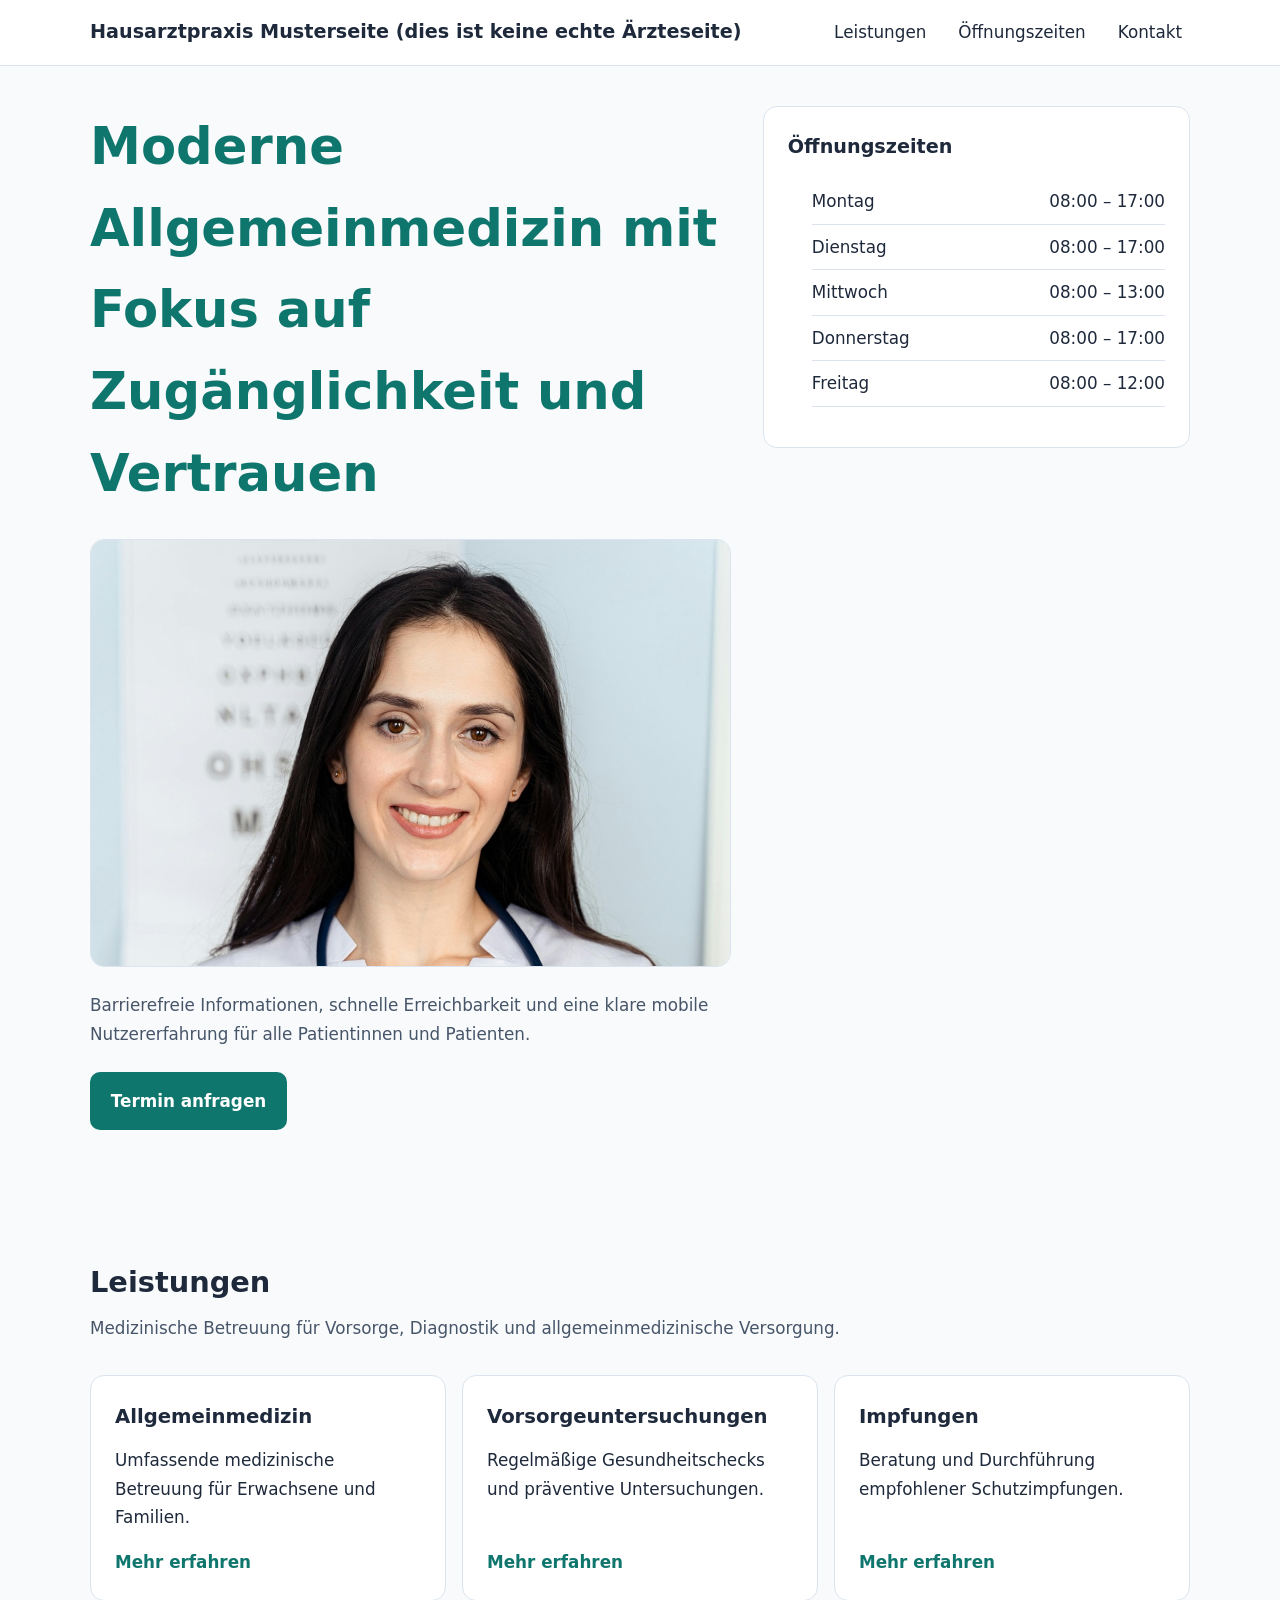
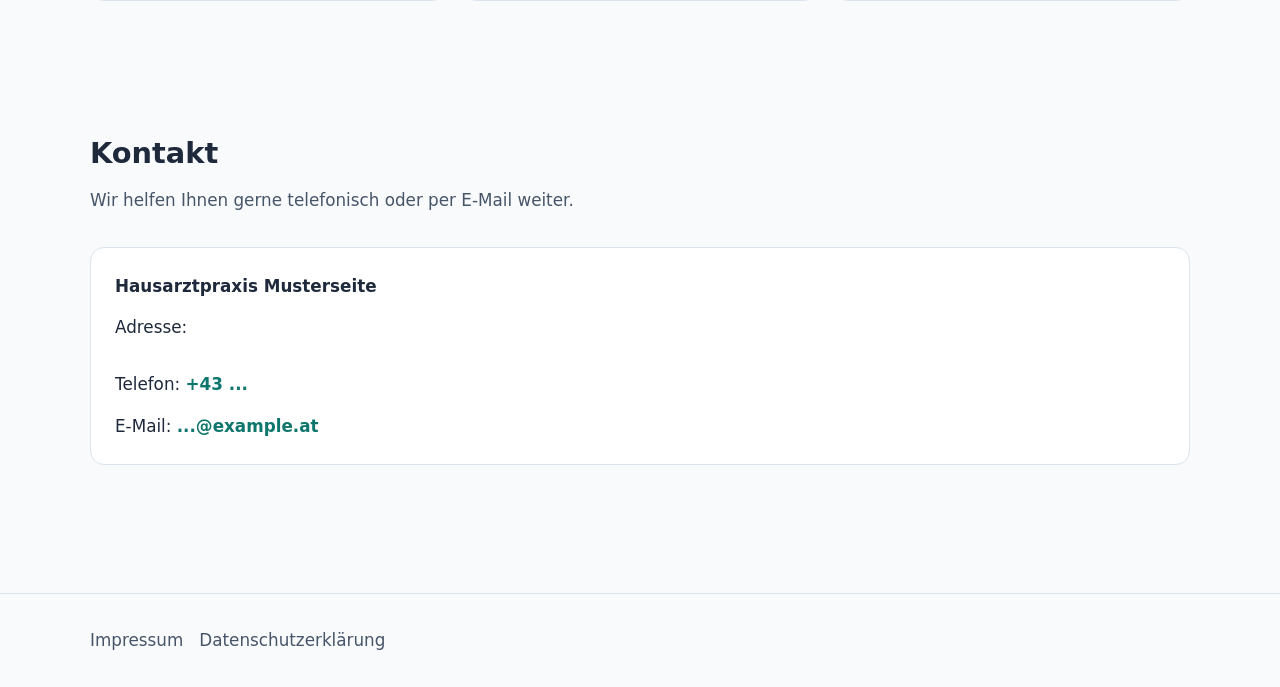
<file: index.html>
<!doctype html>
<html lang="de" dir="ltr">
  <head>
    <meta charset="UTF-8" />
    <meta name="viewport" content="width=device-width, initial-scale=1.0" />
    <meta name="description" content="Barrierefreie Webseiten Testseite auf Github" />
    <link rel="icon" href="data:,">
    <title>Barrierefreie Webseiten Testseite auf Github</title>
    <meta property="og:type" content="website" />
    <meta property="og:title" content="Musterseite" />
    <meta
      property="og:description"
      content="Musterseite"
    />    
    <meta property="og:image" content="https://..." />
    <link rel="stylesheet" href="css/style.css" />
  </head>

  <body>
    <!-- Skip Link -->
    <a href="#main-content" class="skip-link"> Zum Inhalt springen </a>

    <!-- Header -->
    <header class="site-header">
      <div class="container header-inner">
        <a href="index.html" class="logo"> 
          Hausarztpraxis Musterseite (dies ist keine echte Ärzteseite)
        </a>

        <nav aria-label="Hauptnavigation">
          <ul class="nav-list">
            <li><a href="#leistungen">Leistungen</a></li>
            <li><a href="#oeffnungszeiten">Öffnungszeiten</a></li>
            <li><a href="#kontakt">Kontakt</a></li>
          </ul>
        </nav>
      </div>
    </header>

    <!-- Main -->
    <main id="main-content" tabindex="-1">
      <!-- Hero & Öffnungszeiten -->
      <section class="hero">
        <div class="container hero-content">
          <div class="hero-text">
            <h1>
              Moderne Allgemeinmedizin mit Fokus auf Zugänglichkeit und
              Vertrauen
            </h1>

            <!-- Lokaler Bildpfad aus deinem assets-Ordner -->
            <img
              src="assets/img/aerztin.jpg"
              alt="Eine freundlich lächelnde Ärztin mit Stethoskop in einer hellen, modernen Arztpraxis."
              class="hero-image"
              width="1200"
              height="800"
            />

            <p>
              Barrierefreie Informationen, schnelle Erreichbarkeit und eine
              klare mobile Nutzererfahrung für alle Patientinnen und Patienten.
            </p>
            <a href="#kontakt" class="button"> Termin anfragen </a>
          </div>

          <!-- Öffnungszeiten -->
          <aside
            class="hero-card"
            id="oeffnungszeiten"
            aria-labelledby="hours-title"
          >
            <h2 id="hours-title">Öffnungszeiten</h2>

            <ul class="opening-hours">
              <li>
                <span>Montag</span>
                <span>08:00 – 17:00</span>
              </li>
              <li>
                <span>Dienstag</span>
                <span>08:00 – 17:00</span>
              </li>
              <li>
                <span>Mittwoch</span>
                <span>08:00 – 13:00</span>
              </li>
              <li>
                <span>Donnerstag</span>
                <span>08:00 – 17:00</span>
              </li>
              <li>
                <span>Freitag</span>
                <span>08:00 – 12:00</span>
              </li>
            </ul>
          </aside>
        </div>
      </section>

      <!-- Leistungen (KORRIGIERT: tabindex="-1" ermöglicht flüssiges Weitertabben nach Ankersprung) -->
      <section id="leistungen" aria-labelledby="services-title" tabindex="-1">
        <div class="container">
          <div class="section-title">
            <h2 id="services-title">Leistungen</h2>
            <p>
              Medizinische Betreuung für Vorsorge, Diagnostik und
              allgemeinmedizinische Versorgung.
            </p>
          </div>

          <!-- KORRIGIERT: Barrierefreie "Mehr erfahren"-Links mit sr-only Zusatz -->
          <div class="services-grid">
            <article class="service-card">
              <h3>Allgemeinmedizin</h3>
              <p>
                Umfassende medizinische Betreuung für Erwachsene und Familien.
              </p>
              <a
                href="leistungen.html#allgemeinmedizin-title"
                class="service-link"
              >
                Mehr erfahren
                <span class="sr-only"
                  >über Allgemeinmedizin & Akutversorgung</span
                >
              </a>
            </article>

            <article class="service-card">
              <h3>Vorsorgeuntersuchungen</h3>
              <p>
                Regelmäßige Gesundheitschecks und präventive Untersuchungen.
              </p>
              <a href="leistungen.html#vorsorge-title" class="service-link">
                Mehr erfahren
                <span class="sr-only">über Vorsorgeuntersuchungen</span>
              </a>
            </article>

            <article class="service-card">
              <h3>Impfungen</h3>
              <p>Beratung und Durchführung empfohlener Schutzimpfungen.</p>
              <a href="leistungen.html#impfung-title" class="service-link">
                Mehr erfahren
                <span class="sr-only">über Impfberatung & Impfungen</span>
              </a>
            </article>
          </div>
        </div>
      </section>

      <!-- Kontakt (KORRIGIERT: tabindex="-1" fixiert den Tastatur-Fokus nach Ankersprung) -->
      <section id="kontakt" aria-labelledby="contact-title" tabindex="-1">
        <div class="container">
          <div class="section-title">
            <h2 id="contact-title">Kontakt</h2>
            <p>Wir helfen Ihnen gerne telefonisch oder per E-Mail weiter.</p>
          </div>

          <div class="contact-box">
            <address>
              <p><strong>Hausarztpraxis Musterseite</strong></p>
              <p>Adresse: </p>
              <br />
              <p>
                Telefon:
                <a href="tel:+43 ..." class="contact-link">
                  +43 ...
                </a>
              </p>
              <p>
                E-Mail:
                <a href="mailto:...@example.at" class="contact-link">
                  ...@example.at
                </a>
              </p>
            </address>
          </div>
        </div>
      </section>
    </main>

    <!-- Footer -->

    <!-- FERTIGER FOOTER FÜR ALLE DATEIEN -->
    <footer>
      <div class="container footer-inner">
        <nav aria-label="Rechtliche Links">
          <ul class="footer-nav">
            <!-- Präzise Verlinkung auf deine HTML-Dateien -->
            <li><a href="impressum.html">Impressum</a></li>
            <li><a href="datenschutz.html">Datenschutzerklärung</a></li>
          </ul>
        </nav>
      </div>
    </footer>
  </body>
</html>
</file>
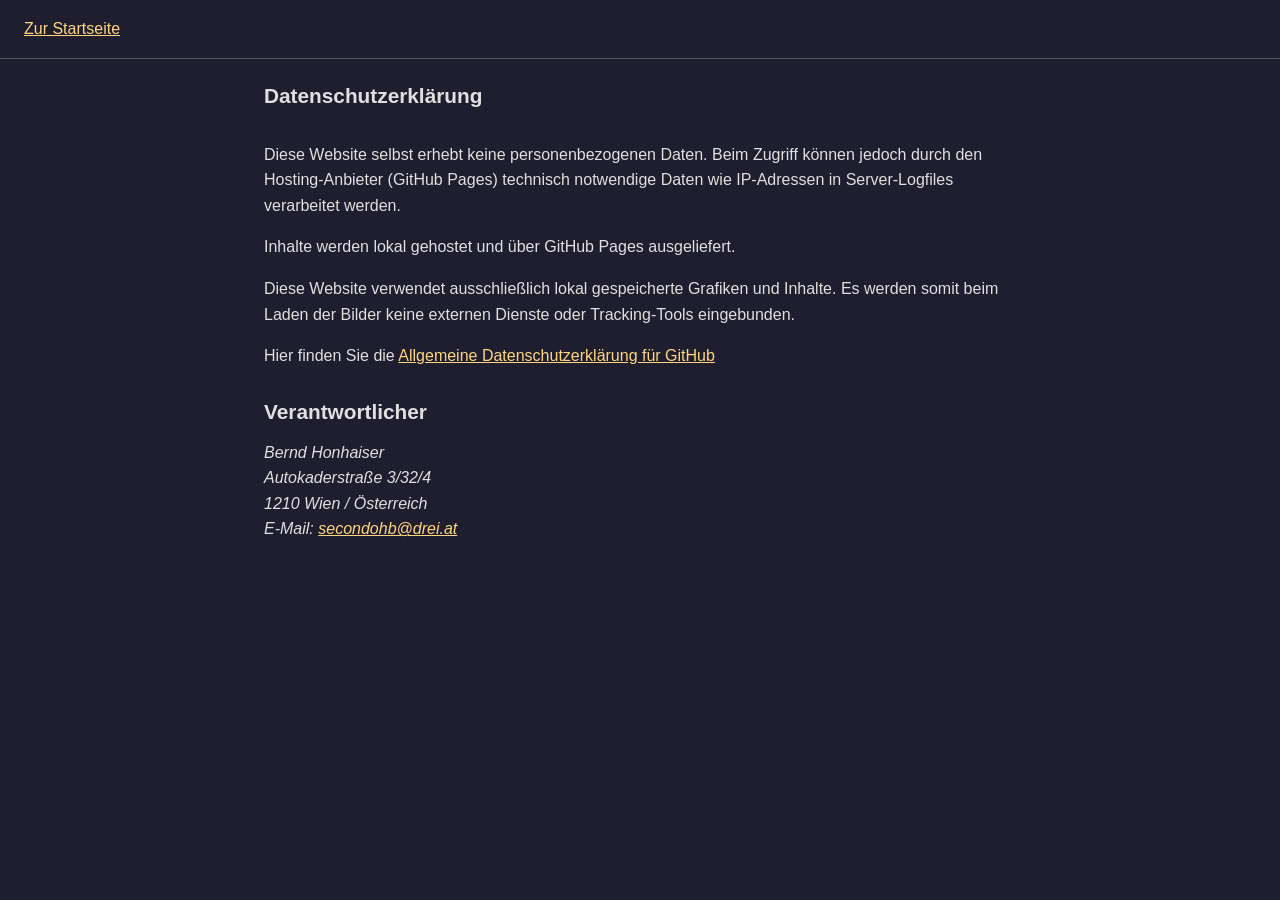
<file: datenschutz.html>
<!doctype html>
<html lang="de">
  <head>
    <meta charset="UTF-8" />
    <title>Datenschutzerklärung</title>
    <meta name="viewport" content="width=device-width, initial-scale=1" />
    <style>
      * {
        box-sizing: border-box;
      }

      body {
        margin: 0;
        font-family: Verdana, Arial, sans-serif;
        background: #1e1e2f;
        color: #e0e0e0;
        font-size: 1rem;
        line-height: 1.6;
      }

      .skip-link {
        position: absolute;
        transform: translateY(-200%);
      }

      .skip-link:focus {
        transform: translateY(0);
        left: 1rem;
        top: 1rem;
        background: black;
        color: white;
        padding: 0.5rem;
        z-index: 1000;
      }

      h1 {
        font-size: 1.3rem;
        line-height: 1.4;
        margin-bottom: 2rem;
        text-align: left;
      }

      h2 {
        font-size: 1.3rem;
        line-height: 1.1;
        margin-top: 2rem;
        margin-bottom: 1rem;
        text-align: left;
      }

      header {
        display: flex;
        justify-content: space-between;
        align-items: center;
        padding: 1rem 1.5rem;
        border-bottom: 1px solid #555;
      }

      main {
        max-width: 800px;
        margin: auto;
        padding: 0.5rem 1.5rem;
      }

      .home {
        font-size: 1.6rem;
        margin-top: 1rem;
      }

      :focus {
        outline: 3px solid #facc6e;
        outline-offset: 2px;
      }
      :focus:not(:focus-visible) {
        outline: none;
      }
      a {
        color: #ffd580;
        text-decoration: underline;
      }

      a:hover {
        text-decoration: none;
      }

      a:focus {
        outline: 3px solid #facc6e;
      }

      .about-container {
        flex-direction: column;
        margin-bottom: 3rem;
      }

      .about-image img {
        width: 80%;
        border-radius: 10px;
        display: block;
        margin: 0 auto;
        margin-top: 4rem;
      }

      @media (max-width: 768px) {
        .about-container {
          flex-direction: column;
          margin-bottom: 2rem;
        }
        .about-image img {
          margin-top: 2rem;
          width: 90%;
          border-radius: 10px;
          display: block;
          margin: 0 auto;
        }
      }

      footer {
        margin-top: 4rem;
        font-size: 0.9rem;
        opacity: 0.7;
      }
    </style>
  </head>
  <body>
    <a href="#main" class="skip-link">Zum Inhalt springen</a>
    <header>
      <nav aria-label="Navigation">
        <a href="index.html">Zur Startseite</a>
      </nav>
    </header>

    <main id="main">
      <h1>Datenschutzerklärung</h1>
      <p>
        Diese Website selbst erhebt keine personenbezogenen Daten. Beim Zugriff
        können jedoch durch den Hosting-Anbieter (GitHub Pages) technisch
        notwendige Daten wie IP-Adressen in Server-Logfiles verarbeitet werden.
      </p>

      <p>Inhalte werden lokal gehostet und über GitHub Pages ausgeliefert.</p>

      <p>
        Diese Website verwendet ausschließlich lokal gespeicherte Grafiken und
        Inhalte. Es werden somit beim Laden der Bilder keine externen Dienste
        oder Tracking-Tools eingebunden.
      </p>
      <p>
        Hier finden Sie die

        <a
          href="https://docs.github.com/de/site-policy/privacy-policies/github-general-privacy-statement"
          target="_blank"
          rel="noopener noreferrer"
          aria-label="Datenschutzerklärung von GitHub (öffnet in neuem Tab)"
        >
          Allgemeine Datenschutzerklärung für GitHub
        </a>
      </p>

      <h2>Verantwortlicher</h2>

      <address>
        Bernd Honhaiser<br />
        Autokaderstraße 3/32/4<br />
        1210 Wien / Österreich<br />
        E-Mail: <a href="mailto:secondohb@drei.at">secondohb@drei.at</a>
      </address>
    </main>
  </body>
</html>
</file>
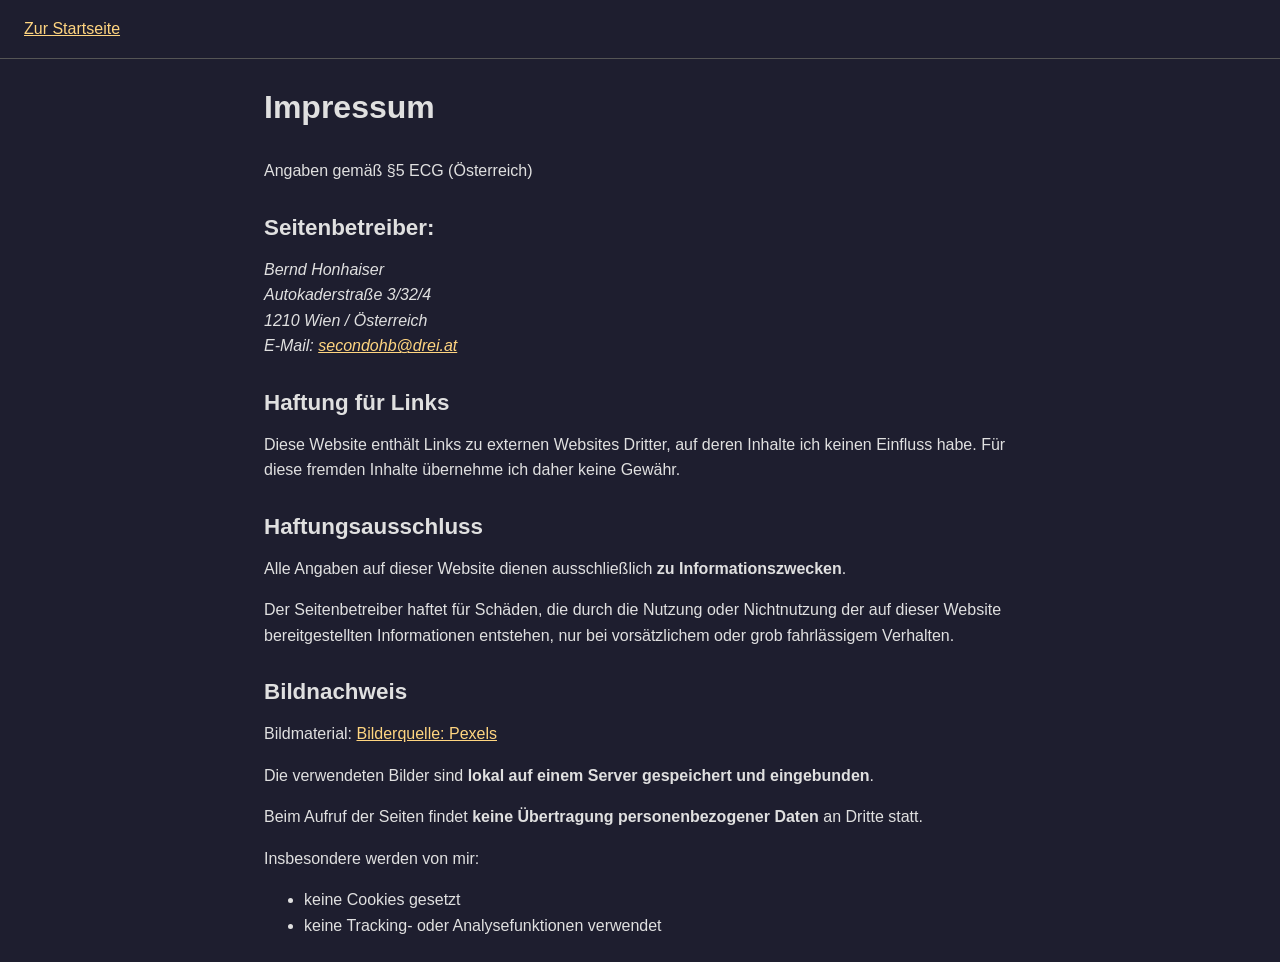
<file: impressum.html>
<!doctype html>
<html lang="de">
  <head>
    <meta charset="UTF-8" />
    <title>Impressum</title>
    <meta name="viewport" content="width=device-width, initial-scale=1" />
    <style>
      * {
        box-sizing: border-box;
      }

      body {
        margin: 0;
        font-family: Verdana, Arial, sans-serif;
        background: #1e1e2f;
        color: #e0e0e0;
        font-size: 1rem;
        line-height: 1.6;
      }

      .skip-link {
        position: absolute;
        transform: translateY(-200%);
      }

      .skip-link:focus {
        transform: translateY(0);
        left: 1rem;
        top: 1rem;
        background: black;
        color: white;
        padding: 0.5rem;
        z-index: 1000;
      }

      h1 {
        font-size: 2rem;
        line-height: 1.2;
        margin-bottom: 2rem;
        text-align: left;
      }

      h2 {
        font-size: 1.4rem;
        line-height: 1.1;
        margin-top: 2rem;
        margin-bottom: 1rem;
        text-align: left;
      }

      header {
        display: flex;
        justify-content: space-between;
        align-items: center;
        padding: 1rem 1.5rem;
        border-bottom: 1px solid #555;
      }

      main {
        max-width: 800px;
        margin: auto;
        padding: 0.5rem 1.5rem;
      }

      .home {
        font-size: 1.6rem;
        margin-top: 1rem;
      }

      :focus {
        outline: 3px solid #facc6e;
        outline-offset: 2px;
      }
      :focus:not(:focus-visible) {
        outline: none;
      }
      a {
        color: #ffd580;
        text-decoration: underline;
      }

      a:hover {
        text-decoration: none;
      }

      a:focus {
        outline: 3px solid #facc6e;
      }

      .about-container {
        flex-direction: column;
        margin-bottom: 3rem;
      }

      .about-image img {
        width: 80%;
        border-radius: 10px;
        display: block;
        margin: 0 auto;
        margin-top: 4rem;
      }

      @media (max-width: 768px) {
        .about-container {
          flex-direction: column;
          margin-bottom: 2rem;
        }
        .about-image img {
          margin-top: 2rem;
          width: 90%;
          border-radius: 10px;
          display: block;
          margin: 0 auto;
        }
      }

      footer {
        margin-top: 4rem;
        font-size: 0.9rem;
        opacity: 0.7;
      }
    </style>    
  </head>
  <body>
    <a href="#main" class="skip-link">Zum Inhalt springen</a>
    <header>
      <nav aria-label="Navigation">
        <a href="index.html">Zur Startseite</a>
      </nav>
    </header>

    <main id="main">
      <h1>Impressum</h1>

      <p>Angaben gemäß §5 ECG (Österreich)</p>

      <h2>Seitenbetreiber:</h2>

      <address>
        Bernd Honhaiser<br />
        Autokaderstraße 3/32/4<br />
        1210 Wien / Österreich<br />
        E-Mail: <a href="mailto:secondohb@drei.at">secondohb@drei.at</a>
      </address>

      <h2>Haftung für Links</h2>

      <p>
        Diese Website enthält Links zu externen Websites Dritter, auf deren
        Inhalte ich keinen Einfluss habe. Für diese fremden Inhalte übernehme
        ich daher keine Gewähr.
      </p>

      <h2>Haftungsausschluss</h2>

      <p>
        Alle Angaben auf dieser Website dienen ausschließlich
        <strong>zu Informationszwecken</strong>.
      </p>
      <p>
        Der Seitenbetreiber haftet für Schäden, die durch die Nutzung oder
        Nichtnutzung der auf dieser Website bereitgestellten Informationen
        entstehen, nur bei vorsätzlichem oder grob fahrlässigem Verhalten.
      </p>

      <h2>Bildnachweis</h2>

      Bildmaterial:
      <a
        href="https://www.pexels.com"
        target="_blank"
        rel="noopener noreferrer"
        aria-label="Pexels (öffnet in neuem Tab)"
      >
        Bilderquelle: Pexels
      </a>

      <p>
        Die verwendeten Bilder sind
        <strong>lokal auf einem Server gespeichert und eingebunden</strong>.
      </p>

      <p>
        Beim Aufruf der Seiten findet
        <strong>keine Übertragung personenbezogener Daten</strong> an Dritte
        statt.
      </p>

      <p>Insbesondere werden von mir:</p>
      <ul>
        <li>keine Cookies gesetzt</li>
        <li>keine Tracking- oder Analysefunktionen verwendet</li>
      </ul>
    </main>
  </body>
</html>
</file>
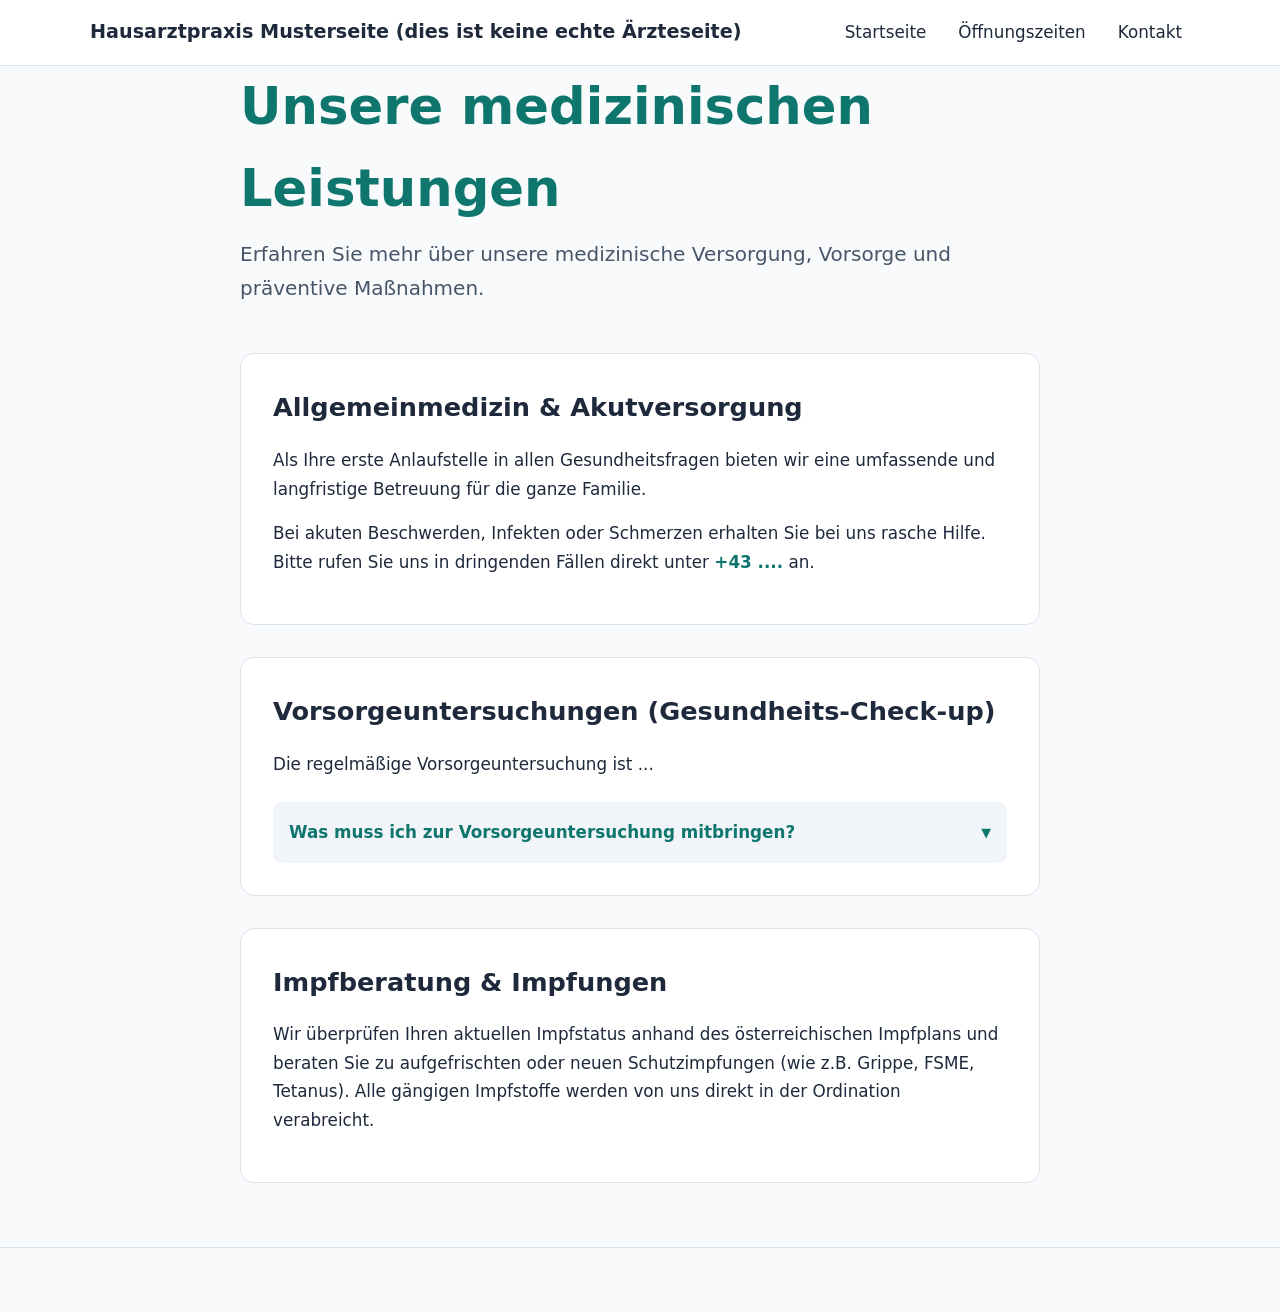
<file: leistungen.html>
<!doctype html>
<html lang="de" dir="ltr">
  <head>
    <!-- Technische Grundlagen -->
    <meta charset="UTF-8" />
    <meta name="viewport" content="width=device-width, initial-scale=1.0" />

    <!-- SEO -->
    <title>Musterseite</title>
    <meta
      name="description"
      content="Musterseite"
    />
    <meta name="robots" content="index, follow" />

    <!-- Open Graph -->
    <meta property="og:type" content="website" />
    <meta property="og:title" content="Musterseite" />
    <meta
      property="og:description"
      content="Musterseite"
    />
    <!-- Absoluter Pfad für Social-Media-Vorschau -->
    <meta property="og:image" content="https://..." />
    <link rel="stylesheet" href="css/style.css" />
  </head>
  <body>
    <a href="#main-content" class="skip-link">Zum Inhalt springen</a>

    <!-- Header für Unterseiten -->
    <header class="site-header">
      <div class="container header-inner">
        <!-- Das Logo führt jetzt aktiv zurück zur Startseite -->
        <a
          href="index.html"
          class="logo"
          aria-label="Hausarztpraxis Muster Startseite"
        >
          Hausarztpraxis Musterseite (dies ist keine echte Ärzteseite)
        </a>

        <nav aria-label="Hauptnavigation">
          <ul class="nav-list">
            <!-- NEU: Der Home-Button / Startseite-Link -->
            <li><a href="index.html">Startseite</a></li>
            <!-- Die Anker-Links springen zurück auf die Startseite zum jeweiligen Bereich -->
            <li><a href="index.html#oeffnungszeiten">Öffnungszeiten</a></li>
            <li><a href="index.html#kontakt">Kontakt</a></li>
          </ul>
        </nav>
      </div>
    </header>

    <!-- Main Content -->
    <main id="main-content" tabindex="-1">
      <div class="container-text">
        <h1>Unsere medizinischen Leistungen</h1>
        <p class="lead">
          Erfahren Sie mehr über unsere medizinische Versorgung, Vorsorge und
          präventive Maßnahmen.
        </p>

        <!-- Leistung 1 -->
        <article
          class="detailed-service"
          aria-labelledby="allgemeinmedizin-title"
        >
          <h2 id="allgemeinmedizin-title">Allgemeinmedizin & Akutversorgung</h2>
          <p>
            Als Ihre erste Anlaufstelle in allen Gesundheitsfragen bieten wir
            eine umfassende und langfristige Betreuung für die ganze Familie.
          </p>
          <!-- NEU: Direkte Hilfe per klickbarem Telefon-Link im Text -->
          <p>
            Bei akuten Beschwerden, Infekten oder Schmerzen erhalten Sie bei uns
            rasche Hilfe. Bitte rufen Sie uns in dringenden Fällen direkt unter
            <a href="tel:+43 ...." class="phone-link">+43 ....</a>
            an.
          </p>
        </article>

        <!-- Leistung 2 -->
        <article class="detailed-service" aria-labelledby="vorsorge-title">
          <h2 id="vorsorge-title">
            Vorsorgeuntersuchungen (Gesundheits-Check-up)
          </h2>
          <p>
            Die regelmäßige Vorsorgeuntersuchung ist ...
          </p>

          <!-- Barrierefreies Info-Akkordeon für Patienten -->
          <details>
            <summary>Was muss ich zur Vorsorgeuntersuchung mitbringen?</summary>
            <div class="details-content">
              <p>Für die Untersuchung sind zwei Termine notwendig:</p>
              <ul>
                <!-- NEU: Präzise Angabe der Laborzeiten für den Praxisalltag -->
                <li>
                  <strong>1. Termin (Blutabnahme):</strong> Bitte kommen Sie
                  morgens nüchtern (mindestens 6 Stunden vorher nichts essen,
                  nur Wasser trinken) zwischen
                  <strong>08:00 und 10:00 Uhr</strong> zu uns in die Ordination.
                </li>
                <li>
                  <strong>2. Termin (Befundbesprechung):</strong> Hier
                  besprechen wir ausführlich alle Laborwerte und führen die
                  körperliche Untersuchung durch. Bitte bringen Sie Ihren
                  Impfpass mit.
                </li>
              </ul>
            </div>
          </details>
        </article>

        <!-- Leistung 3 -->
        <article class="detailed-service" aria-labelledby="impfung-title">
          <h2 id="impfung-title">Impfberatung & Impfungen</h2>
          <p>
            Wir überprüfen Ihren aktuellen Impfstatus anhand des
            österreichischen Impfplans und beraten Sie zu aufgefrischten oder
            neuen Schutzimpfungen (wie z.B. Grippe, FSME, Tetanus). Alle
            gängigen Impfstoffe werden von uns direkt in der Ordination
            verabreicht.
          </p>
        </article>
      </div>
    </main>

    <!-- FERTIGER FOOTER FÜR ALLE DATEIEN -->
    <footer>
    </footer>
  </body>
</html>
</file>
<file: css/style.css>
/* ==========================================================================
   1. DESIGN-SYSTEM (Zentrale CSS-Variablen)
   ========================================================================== */
:root {
  --color-bg: #f8fafc;
  --color-surface: #ffffff;
  --color-text: #1e293b;
  --color-muted: #475569;
  --color-primary: #0f766e;
  --color-primary-hover: #115e59;
  --color-border: #dbe4ee;

  --radius: 14px;

  --space-xs: 0.5rem;
  --space-sm: 1rem;
  --space-md: 1.5rem;
  --space-lg: 2.5rem;
  --space-xl: 4rem;

  --container-wide: 1100px; /* Für Startseite (index.html) */
  --container-narrow: 800px; /* Für Lesbarkeits-Fokus (Leistungen, Impressum, DSGVO) */

  --font-main:
    system-ui, -apple-system, BlinkMacSystemFont, "Segoe UI", Roboto, Helvetica,
    Arial, sans-serif;
}

/* ==========================================================================
   2. GLOBAL RESET & BASICS
   ========================================================================== */
* {
  box-sizing: border-box;
  margin: 0;
  padding: 0;
}

html {
  scroll-behavior: smooth;
}

body {
  font-family: var(--font-main);
  background: var(--color-bg);
  color: var(--color-text);
  line-height: 1.7;
  font-size: 1.05rem;
}

img {
  max-width: 100%;
  display: block;
}

a {
  color: inherit;
}

/* ==========================================================================
   3. BARRIEREFREIHEIT & FOKUS (A11y)
   ========================================================================== */
.skip-link {
  position: absolute;
  top: -100px;
  left: 1rem;
  background: var(--color-primary);
  color: white;
  padding: 0.8rem 1.2rem;
  border-radius: 6px;
  text-decoration: none;
  font-weight: 600;
  z-index: 100;
  transition: top 0.2s ease;
}

.skip-link:focus {
  top: 1rem;
  outline: 3px solid black;
}

a:focus,
button:focus,
summary:focus {
  outline: none;
}

a:focus-visible,
button:focus-visible,
summary:focus-visible,
section:focus-visible,
.contact-box:focus-visible {
  outline: 3px solid var(--color-primary);
  outline-offset: 4px;
  border-radius: 4px;
}

.sr-only {
  position: absolute;
  width: 1px;
  height: 1px;
  padding: 0;
  margin: -1px;
  overflow: hidden;
  clip: rect(0, 0, 0, 0);
  white-space: nowrap;
  border: 0;
}

/* ==========================================================================
   4. LAYOUT-BEHÄLTER
   ========================================================================== */
/* Breiter Container (z. B. Startseite mit Raster) */
.container {
  width: min(100% - 2rem, var(--container-wide));
  margin-inline: auto;
}

/* Schmaler Container für optimale Text-Lesbarkeit */
.container-text {
  width: min(100% - 2rem, var(--container-narrow));
  margin-inline: auto;
}

section {
  padding-block: var(--space-xl);
}

section:focus {
  outline: none;
}

/* ==========================================================================
   5. HEADER & NAVIGATION
   ========================================================================== */
.site-header {
  background: var(--color-surface);
  border-bottom: 1px solid var(--color-border);
  position: sticky;
  top: 0;
  z-index: 50;
}

.header-inner {
  display: flex;
  flex-direction: column;
  gap: 1rem;
  padding-block: 1rem;
}

.logo {
  font-size: 1.2rem;
  font-weight: 700;
  text-decoration: none;
}

.nav-list {
  list-style: none;
  display: flex;
  flex-wrap: wrap;
  gap: 1rem;
}

.nav-list a {
  text-decoration: none;
  font-weight: 500;
  padding: 0.25rem 0.5rem;
  border-radius: 4px;
}

.nav-list a:hover {
  color: var(--color-primary);
  background: #f1f5f9;
}

/* ==========================================================================
   6. HERO-SEKTION (STARTSEITE)
   ========================================================================== */
.hero {
  padding-top: var(--space-lg);
}

.hero-content {
  display: grid;
  gap: 2rem;
}

.hero-text h1 {
  font-size: 2.2rem;
  line-height: 1.2;
  margin-bottom: 1.5rem;
}

.hero-image {
  width: 100%;
  height: auto;
  max-height: 380px;
  object-fit: cover;
  object-position: center 25%;
  border-radius: var(--radius);
  margin-bottom: 1.5rem;
  border: 1px solid var(--color-border);
}

.hero-text p {
  color: var(--color-muted);
  margin-bottom: 1.5rem;
}

.button {
  display: inline-block;
  background: var(--color-primary);
  color: white;
  padding: 0.9rem 1.3rem;
  border-radius: 10px;
  text-decoration: none;
  font-weight: 600;
}

.button:hover {
  background: var(--color-primary-hover);
}

.hero-card {
  background: white;
  padding: 1.5rem;
  border-radius: var(--radius);
  border: 1px solid var(--color-border);
}

.hero-card h2 {
  margin-bottom: 1rem;
  font-size: 1.2rem;
}

.opening-hours {
  list-style: none;
}

.opening-hours li {
  display: flex;
  justify-content: space-between;
  padding-block: 0.5rem;
  border-bottom: 1px solid var(--color-border);
}

/* ==========================================================================
   7. INHALTE (LEISTUNGEN-RASTER & DETAIL-ARTIKEL)
   ========================================================================== */
.section-title {
  margin-bottom: 2rem;
}

.section-title h2 {
  font-size: 1.8rem;
  margin-bottom: 0.5rem;
}

.section-title p,
.lead {
  color: var(--color-muted);
}

.lead {
  font-size: 1.25rem;
  margin-bottom: 3rem;
}

/* Raster für die Startseite */
.services-grid {
  display: grid;
  gap: 1rem;
}

/* Einzelne Karte auf Startseite */
.service-card {
  background: white;
  border: 1px solid var(--color-border);
  padding: 1.5rem;
  border-radius: var(--radius);
  display: flex;
  flex-direction: column;
  align-items: flex-start;
}

.service-card h3 {
  margin-bottom: 0.8rem;
}

.service-link {
  display: inline-block;
  margin-top: auto;
  padding-top: 1rem;
  color: var(--color-primary);
  text-decoration: none;
  font-weight: 600;
}

.service-link:hover {
  text-decoration: underline;
}

/* Große Text-Karte auf der Detailseite */
main h1 {
  font-size: clamp(2rem, 4vw, 4rem); /* Schrift wächst mit dem Bildschirm */
  font-weight: light;
  line-height: 1.6;
  color: var(--color-primary);
  margin-bottom: 0.5rem;  
}

.detailed-service {
  background: var(--color-surface);
  border: 1px solid var(--color-border);
  padding: 2rem;
  border-radius: var(--radius);
  margin-bottom: 2rem;
}

.detailed-service h2 {
  font-size: 1.6rem;
  margin-bottom: 1rem;
  color: var(--color-text);
}

.detailed-service p {
  margin-bottom: 1rem;
}

/* ==========================================================================
   8. ACCORDION (Zusatz-Details via <details>)
   ========================================================================== */
details {
  background: #f1f5f9;
  border-radius: 8px;
  margin-top: 1.5rem;
  overflow: hidden;
}

summary {
  padding: 1rem;
  font-weight: 600;
  cursor: pointer;
  color: var(--color-primary);
  list-style: none;
  display: flex;
  justify-content: space-between;
  align-items: center;
}

summary::-webkit-details-marker {
  display: none;
}

summary::after {
  content: "▼";
  font-size: 0.8rem;
  transition: transform 0.2s;
}

details[open] summary::after {
  transform: rotate(180deg);
}

.details-content {
  padding: 1rem;
  background: var(--color-surface);
  border-top: 1px solid var(--color-border);
}

.details-content ul {
  margin-left: 1.25rem;
  margin-top: 0.5rem;
}

.details-content li {
  margin-bottom: 0.5rem;
}

/* ==========================================================================
   9. KONTAKT-BOX & TEXT-LINKS
   ========================================================================== */
.contact-box {
  background: white;
  border: 1px solid var(--color-border);
  padding: 1.5rem;
  border-radius: var(--radius);
}

.contact-box address {
  font-style: normal;
}

.contact-box p + p {
  margin-top: 0.8rem;
}

.contact-link,
.phone-link {
  color: var(--color-primary);
  text-decoration: none;
  font-weight: 600;
}

.contact-link:hover,
.phone-link:hover {
  text-decoration: underline;
}

/* ==========================================================================
   10. FOOTER & RECHTLICHE SEITEN (Impressum / DSGVO)
   ========================================================================== */
footer {
  border-top: 1px solid var(--color-border);
  padding-block: 2rem;
  margin-top: 4rem;
  color: var(--color-muted);
}

.footer-inner {
  display: flex;
  justify-content: space-between;
  align-items: center;
  flex-wrap: wrap;
  gap: 1rem;
}

.footer-nav {
  list-style: none;
  display: flex;
  gap: 1rem;
}

.footer-nav a {
  text-decoration: none;
}

.footer-nav a:hover {
  color: var(--color-primary);
}

/* Spezifische Textlisten im Impressum/DSGVO */
main ul {
  margin-left: 1.5rem;
  margin-bottom: 1rem;
}

/* ==========================================================================
   11. DESKTOP MEDIA QUERIES (Ab 768px Bildbreite)
   ========================================================================== */
@media (min-width: 768px) {
  .header-inner {
    flex-direction: row;
    justify-content: space-between;
    align-items: center;
  }

  .hero-content {
    grid-template-columns: 1.2fr 0.8fr;
    align-items: start;
  }

  .services-grid {
    grid-template-columns: repeat(3, 1fr);
  }

  .hero-text h1 {
    font-size: clamp(2rem, 4vw, 4rem); /* Schrift wächst mit dem Bildschirm */
    font-weight: light;
    line-height: 1.6;
  }

  .hero-image {
    max-height: 450px;
  }
}
</file>
